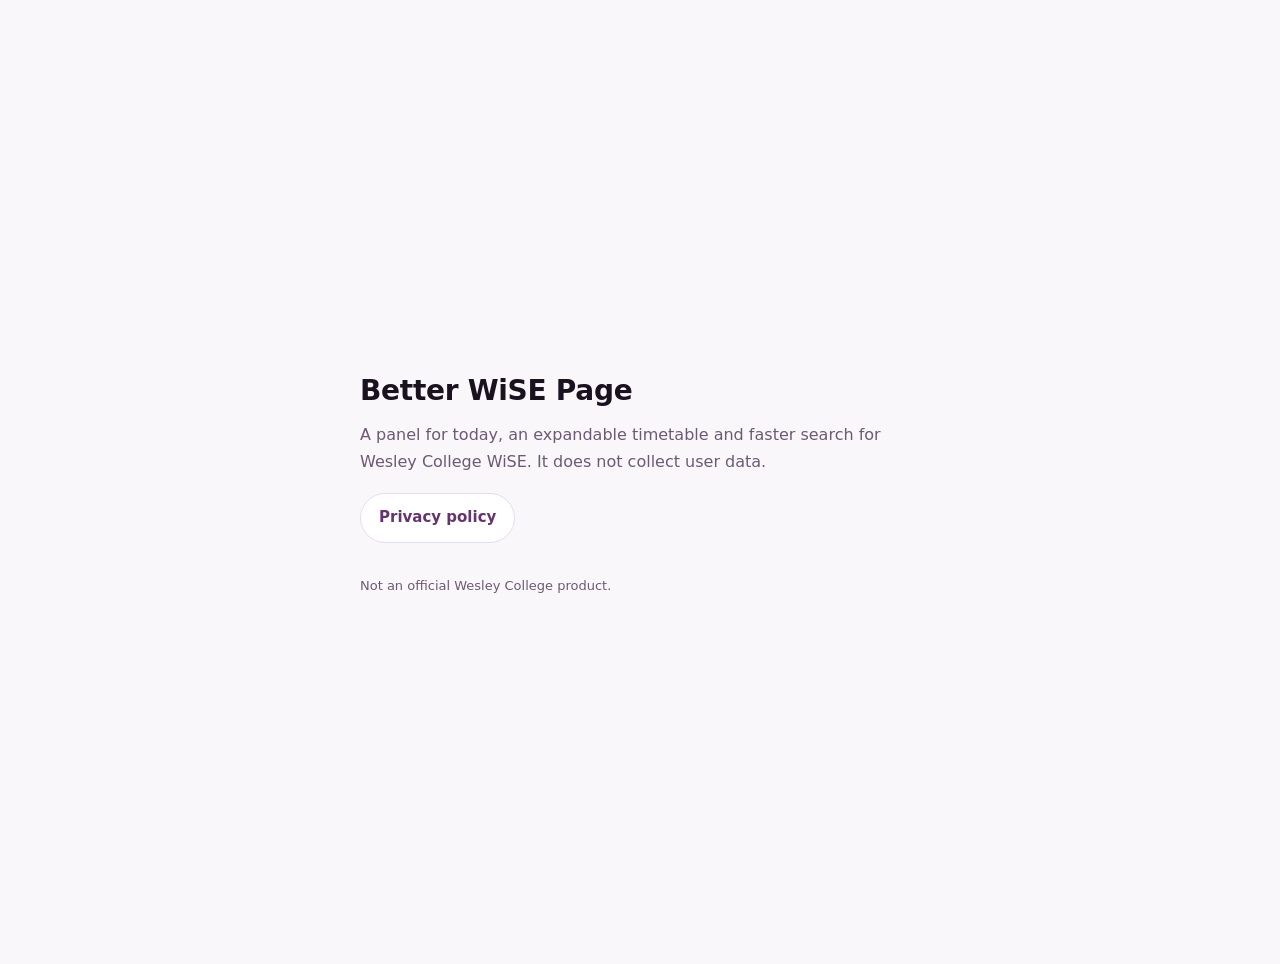
<file: index.html>
<!doctype html>
<html lang="en">
<head>
<meta charset="utf-8" />
<meta name="viewport" content="width=device-width, initial-scale=1" />
<title>Better WiSE Page</title>
<meta name="description" content="Better WiSE Page — a browser extension that improves the WiSE learning platform." />
<style>
  :root{--ink:#1b1220;--muted:#6c5a74;--purple:#64346f;--bg:#faf7fb;--line:#e7dced}
  body{
    margin:0;min-height:100vh;display:grid;place-items:center;background:var(--bg);color:var(--ink);
    font:16px/1.7 ui-sans-serif,system-ui,-apple-system,"Segoe UI",Roboto,sans-serif;padding:32px
  }
  main{max-width:560px;width:100%}
  h1{font-size:28px;margin:0 0 6px;letter-spacing:-.01em}
  p{margin:0 0 18px;color:var(--muted)}
  .links{display:flex;flex-wrap:wrap;gap:12px}
  a.btn{
    display:inline-block;padding:11px 18px;border-radius:999px;text-decoration:none;
    border:1px solid var(--line);background:#fff;color:var(--purple);font-weight:600;font-size:15px
  }
  a.btn:hover{border-color:var(--purple)}
  footer{margin-top:32px;font-size:13px;color:var(--muted)}
  @media (prefers-color-scheme: dark){
    :root{--ink:#f2ecf5;--muted:#a99bb2;--bg:#171019;--line:#3a2c40}
    a.btn{background:#221722;color:#d9b3e6}
  }
</style>
</head>
<body>
<main>
  <h1>Better WiSE Page</h1>
  <p>A panel for today, an expandable timetable and faster search for Wesley College WiSE. It does not collect user data.</p>
  <div class="links">
    <a class="btn" href="./privacy.html">Privacy policy</a>
  </div>
  <footer>Not an official Wesley College product.</footer>
</main>
</body>
</html>
</file>
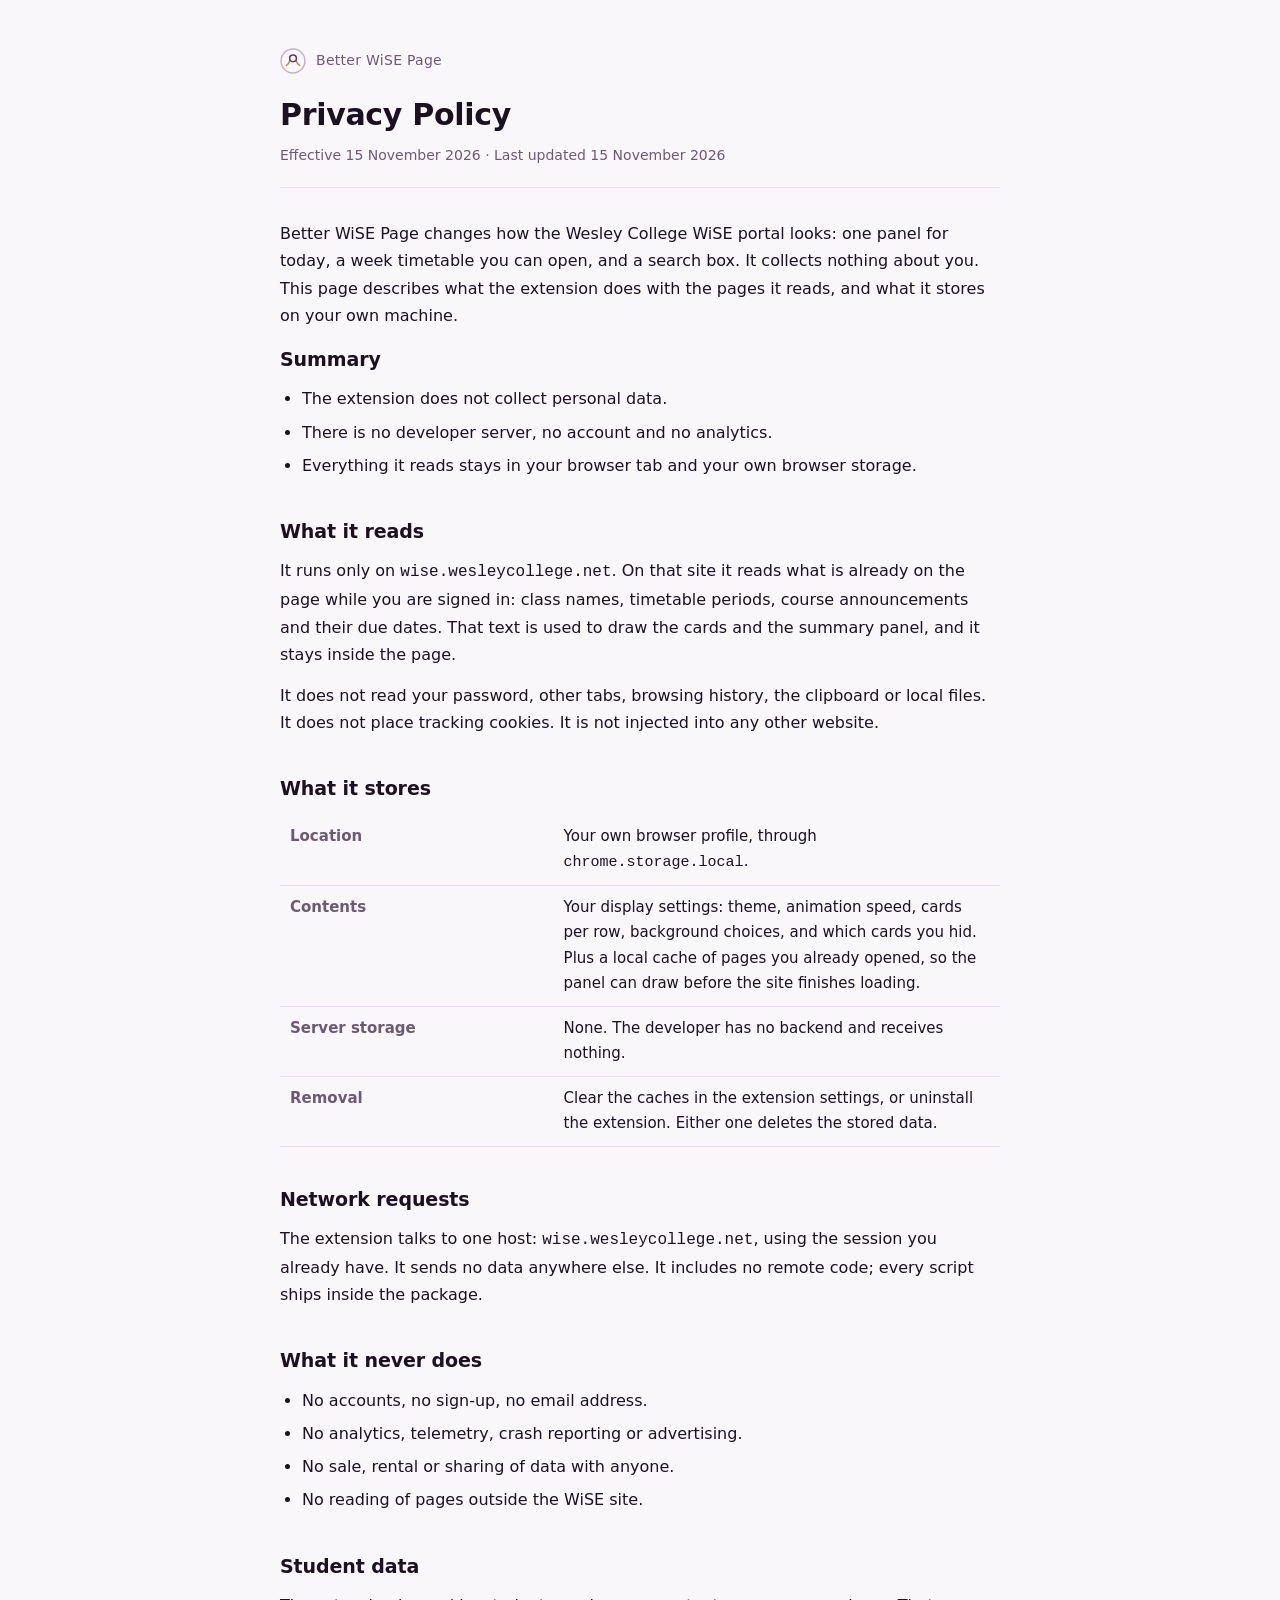
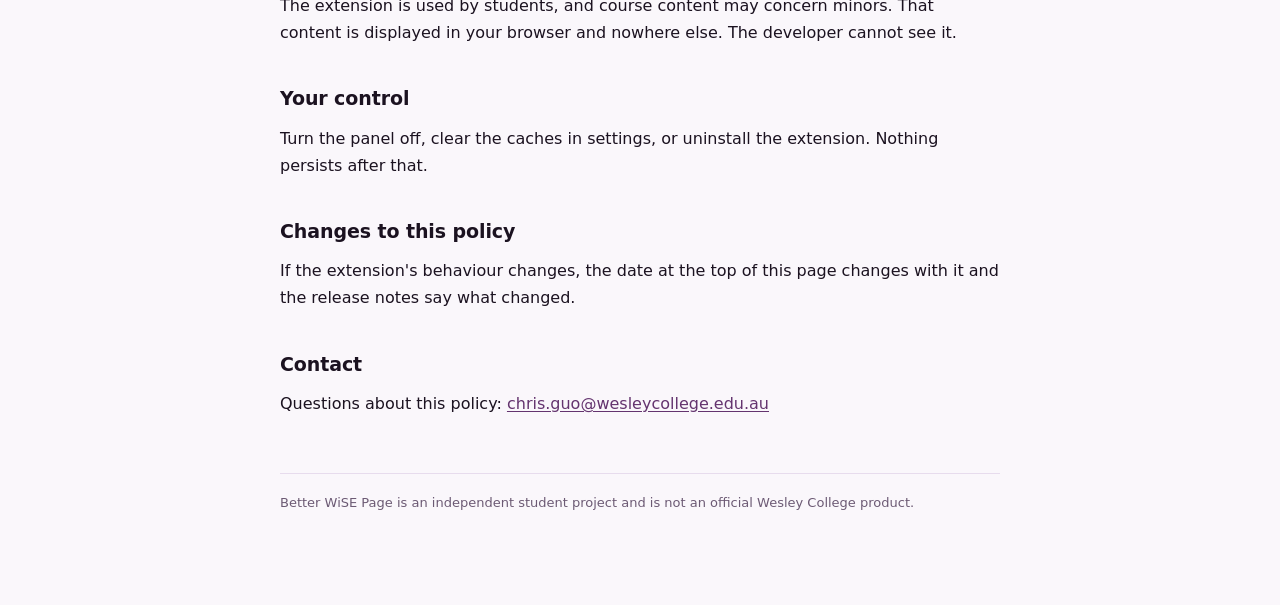
<file: privacy.html>
<!doctype html>
<html lang="en">
<head>
<meta charset="utf-8" />
<meta name="viewport" content="width=device-width, initial-scale=1" />
<title>Better WiSE Page — Privacy Policy</title>
<meta name="description" content="Privacy policy for the Better WiSE Page browser extension." />
<style>
  :root{
    --purple:#64346f; --purple-d:#4a2452; --gold:#b39037;
    --ink:#1b1220; --muted:#6c5a74; --line:#e7dced; --bg:#faf7fb;
  }
  *{box-sizing:border-box}
  html{-webkit-text-size-adjust:100%}
  body{
    margin:0; background:var(--bg); color:var(--ink);
    font:16px/1.7 ui-sans-serif,system-ui,-apple-system,"Segoe UI",Roboto,"Helvetica Neue",Arial,sans-serif;
    padding:48px 20px 96px;
  }
  main{max-width:720px;margin:0 auto}
  header{border-bottom:1px solid var(--line);padding-bottom:20px;margin-bottom:32px}
  .mark{display:flex;align-items:center;gap:10px;margin-bottom:22px}
  .mark svg{width:26px;height:26px;flex:none}
  .mark span{font-size:14px;letter-spacing:.02em;color:var(--muted)}
  h1{font-size:30px;line-height:1.25;margin:0 0 10px;letter-spacing:-.01em}
  .meta{margin:0;font-size:14px;color:var(--muted)}
  h2{font-size:19px;margin:36px 0 10px;letter-spacing:-.005em}
  h2:first-of-type{margin-top:0}
  p{margin:0 0 14px}
  ul{margin:0 0 14px;padding-left:22px}
  li{margin-bottom:6px}
  a{color:var(--purple);text-underline-offset:2px}
  a:hover{color:var(--purple-d)}
  .callout{
    border-left:3px solid var(--gold); background:#fdf9ef;
    padding:14px 18px; margin:0 0 18px; border-radius:0 6px 6px 0;
  }
  .callout p:last-child{margin-bottom:0}
  table{border-collapse:collapse;width:100%;margin:0 0 18px;font-size:15px}
  th,td{text-align:left;padding:9px 10px;border-bottom:1px solid var(--line);vertical-align:top}
  th{color:var(--muted);font-weight:600;width:38%}
  footer{margin-top:56px;padding-top:18px;border-top:1px solid var(--line);font-size:13px;color:var(--muted)}
  @media (prefers-color-scheme: dark){
    :root{--ink:#f2ecf5;--muted:#a99bb2;--line:#3a2c40;--bg:#171019}
    a{color:#d9b3e6}
    .callout{background:#221722;border-left-color:#cda955}
  }
</style>
</head>
<body>
<main>
  <header>
    <div class="mark">
      <svg viewBox="0 0 24 24" fill="none" aria-hidden="true">
        <circle cx="12" cy="12" r="11" stroke="#64346f" stroke-width="1.4" opacity=".35"/>
        <path d="M6 16c1.6-1 2.6-2.6 3.2-4.6M18 16c-1.6-1-2.6-2.6-3.2-4.6" stroke="#b39037" stroke-width="1.4" stroke-linecap="round"/>
        <circle cx="12" cy="9.5" r="3.1" stroke="#64346f" stroke-width="1.4"/>
      </svg>
      <span>Better WiSE Page</span>
    </div>
    <h1>Privacy Policy</h1>
    <p class="meta">Effective 15 November 2026 &middot; Last updated 15 November 2026</p>
  </header>

  <p>Better WiSE Page changes how the Wesley College WiSE portal looks: one panel for today, a week timetable
  you can open, and a search box. It collects nothing about you. This page describes what the extension does
  with the pages it reads, and what it stores on your own machine.</p>

  <h2>Summary</h2>
  <ul>
    <li>The extension does not collect personal data.</li>
    <li>There is no developer server, no account and no analytics.</li>
    <li>Everything it reads stays in your browser tab and your own browser storage.</li>
  </ul>

  <h2>What it reads</h2>
  <p>It runs only on <code>wise.wesleycollege.net</code>. On that site it reads what is already on the page
  while you are signed in: class names, timetable periods, course announcements and their due dates.
  That text is used to draw the cards and the summary panel, and it stays inside the page.</p>
  <p>It does not read your password, other tabs, browsing history, the clipboard or local files. It does not
  place tracking cookies. It is not injected into any other website.</p>

  <h2>What it stores</h2>
  <table>
    <tr><th>Location</th><td>Your own browser profile, through <code>chrome.storage.local</code>.</td></tr>
    <tr><th>Contents</th><td>Your display settings: theme, animation speed, cards per row, background choices,
      and which cards you hid. Plus a local cache of pages you already opened, so the panel can draw before the
      site finishes loading.</td></tr>
    <tr><th>Server storage</th><td>None. The developer has no backend and receives nothing.</td></tr>
    <tr><th>Removal</th><td>Clear the caches in the extension settings, or uninstall the extension. Either one
      deletes the stored data.</td></tr>
  </table>

  <h2>Network requests</h2>
  <p>The extension talks to one host: <code>wise.wesleycollege.net</code>, using the session you already have.
  It sends no data anywhere else. It includes no remote code; every script ships inside the package.</p>

  <h2>What it never does</h2>
  <ul>
    <li>No accounts, no sign-up, no email address.</li>
    <li>No analytics, telemetry, crash reporting or advertising.</li>
    <li>No sale, rental or sharing of data with anyone.</li>
    <li>No reading of pages outside the WiSE site.</li>
  </ul>

  <h2>Student data</h2>
  <p>The extension is used by students, and course content may concern minors. That content is displayed in
  your browser and nowhere else. The developer cannot see it.</p>

  <h2>Your control</h2>
  <p>Turn the panel off, clear the caches in settings, or uninstall the extension. Nothing persists after that.</p>

  <h2>Changes to this policy</h2>
  <p>If the extension's behaviour changes, the date at the top of this page changes with it and the release
  notes say what changed.</p>

  <h2>Contact</h2>
  <p>Questions about this policy: <a href="mailto:chris.guo@wesleycollege.edu.au">chris.guo@wesleycollege.edu.au</a></p>

  <footer>
    Better WiSE Page is an independent student project and is not an official Wesley College product.
  </footer>
</main>
</body>
</html>
</file>
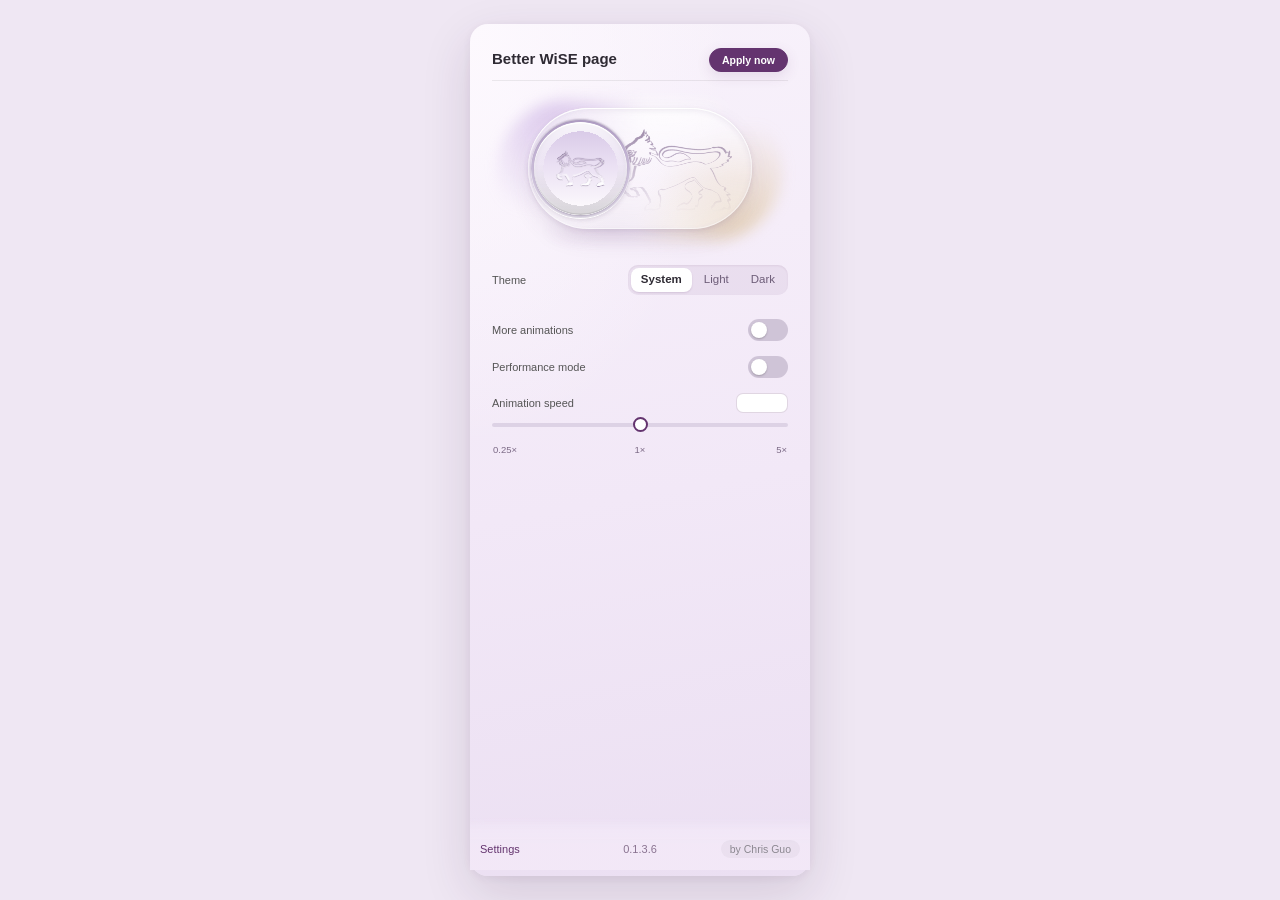
<file: extension/options.html>
<!doctype html>
<html lang="en">
<head>
  <meta charset="utf-8" />
  <meta name="viewport" content="width=device-width, initial-scale=1" />
  <title>Better WiSE page</title>
  <style>
    :root { --accent: #64346f; --accent-2: #693e7d; --soft: #f5eff8; }
    * { box-sizing: border-box; }
    ::-webkit-scrollbar { width: 6px; height: 6px; }
    ::-webkit-scrollbar-track { background: transparent; }
    ::-webkit-scrollbar-thumb { background: linear-gradient(180deg, #c9b3d2, #9d7ba9); border-radius: 999px; }
    ::-webkit-scrollbar-thumb:hover { background: #7a5a8a; }
    /* popup 模式下如果让 html 自己溢出，浏览器会在弹窗右边缘画一条它自己的滚动条 —— 深色系统主题下就是一条黑块，
       而且不受本页 CSS 控制。改成 body 当滚动容器、html 定死高度，页面就不会溢出到浏览器那一层了。 */
    /* 这一页既是 options 页也是工具栏 popup。popup 的高度是浏览器按文档内容算的，
       所以 html/body 千万别锁 height（锁了 popup 会塌成一条、看起来像坏了）。
       color-scheme:light 让 popup 原生滚动条也用浅色，系统深色主题下不再是那条黑边。 */
    html { background: #f5eff8; color-scheme: light; scrollbar-width: thin; scrollbar-color: rgba(100,52,111,.35) transparent; }
    html::-webkit-scrollbar, body::-webkit-scrollbar { width: 9px; height: 9px; }
    html::-webkit-scrollbar-thumb, body::-webkit-scrollbar-thumb { background: rgba(100,52,111,.35); border-radius: 9px; }
    html::-webkit-scrollbar-track, body::-webkit-scrollbar-track { background: transparent; }
    body { width: 300px; max-width: 300px; overflow-x: hidden; overflow-y: auto; margin: 0; border-radius: 12px; display: flex; flex-direction: column; font-family: -apple-system, BlinkMacSystemFont, "Segoe UI", Roboto, "PingFang SC", "Microsoft YaHei", sans-serif; background: radial-gradient(140% 90% at 0% 0%, #fdf9fe 0%, rgba(255,255,255,0) 55%), linear-gradient(170deg, #f8f2fb 0%, #f2e8f7 55%, #ebdff2 100%); color: #2a2430; }
    main { padding: 22px 20px 6px; display: flex; flex-direction: column; gap: 12px; flex: 1 0 auto; }
    h1 { font-size: 15px; margin: 0 0 6px; padding-bottom: 8px; border-bottom: 1px solid rgba(0,0,0,.07); display: flex; align-items: baseline; justify-content: space-between; color: #64346f; }
    h1 .ver { font-size: 10px; color: #8a7391; font-weight: 300; }
    section { max-width: 100%; animation: rise .26s cubic-bezier(0.23,1,0.32,1) both; background: transparent; border: 0; border-radius: 0; padding: 0 0 10px; display: flex; flex-direction: column; gap: 13px; box-shadow: none; }
    .row { display: flex; align-items: center; justify-content: space-between; gap: 8px; font-size: 11px; color: #555; flex-wrap: wrap; min-width: 0; margin: 1px 0; }
    .speednum { width: 52px; text-align: center; padding: 3px 4px; border-radius: 7px; border: 1px solid rgba(100,52,111,.2); font: inherit; font-size: 11px; }
    @keyframes rise { from { opacity: 0; transform: translateY(6px); } to { opacity: 1; transform: none; } }
    select, input[type="text"], input[type="password"] { font: inherit; font-size: 11.5px; padding: 4px 6px; border-radius: 7px; border: 1px solid rgba(100,52,111,.2); background: #fff; color: #333; max-width: 150px; }
    input[type="range"] { width: 100%; accent-color: var(--accent); -webkit-appearance: none; appearance: none; background: transparent; height: 22px; }
    input[type="range"]::-webkit-slider-runnable-track { height: 4px; border-radius: 999px; background: #ddd2e5; }
    input[type="range"]::-webkit-slider-thumb { -webkit-appearance: none; width: 15px; height: 15px; margin-top: -5.5px; border-radius: 50%; border: 2px solid #64346f; background: #fff; box-sizing: border-box; transition: background .15s ease, box-shadow .15s ease; }
    input[type="range"]:hover::-webkit-slider-thumb, input[type="range"]:active::-webkit-slider-thumb { background: #64346f; box-shadow: 0 0 0 4px rgba(100,52,111,.12); }
    input[type="range"]::-moz-range-track { height: 4px; border-radius: 999px; background: #ddd2e5; }
    input[type="range"]::-moz-range-thumb { width: 15px; height: 15px; border-radius: 50%; border: 2px solid #64346f; background: #fff; }
    .row.slider { display: flex; flex-wrap: wrap; align-items: center; row-gap: 4px; }
    .row.slider > span { order: 1; }
    .row.slider input[type="range"] { flex: 0 0 100%; order: 3; width: 100%; margin: 0; height: 16px; }
    .ticks { display: flex; width: 100%; margin: -3px 0 0; padding: 0 1px; font-size: 9.5px; color: #7c6a86; }
    .ticks span { flex: 1 1 0; min-width: 0; }
    .ticks span:nth-child(1) { text-align: left; }
    .ticks span:nth-child(2) { text-align: center; }
    .ticks span:nth-child(3) { text-align: right; }
    .row.slider .speednum, .row.slider .val { order: 2; margin-left: auto; width: 52px !important; max-width: 52px; flex: 0 0 52px; text-align: center; padding: 3px 4px; }
    .row.slider .suffix { order: 2; font-size: 10.5px; color: #8a7391; margin-left: 2px; }
    input[type="color"] { width: 34px; height: 24px; padding: 0; border: 1px solid rgba(100,52,111,.2); border-radius: 6px; background: none; }
    .mail { overflow-wrap: anywhere; word-break: break-word; max-width: 100%; }
    .switch { width: 40px; height: 22px; flex: 0 0 40px; border-radius: 999px; border: 0; background: #cfc4d7; position: relative; display: inline-flex; align-items: center; box-sizing: border-box; cursor: pointer; transition: background .18s ease; padding: 0; }
    .switch .knob { position: absolute; top: 50%; left: 3px; width: 16px; height: 16px; margin-top: -8px; border-radius: 50%; background: #fff; box-shadow: 0 1px 2px rgba(0,0,0,.22); transition: transform .2s cubic-bezier(.4,0,.2,1); }
    .switch.on { background: #64346f; }
    .switch.on .knob { transform: translateX(18px); }
    /* ===== 总开关：摇杆碗（原生 224x121，按 111.6% 缩放后约等于设计稿 250x135） ===== */
    .msw { --w:224px; --h:121px; --ball:93px; --pad:6px; --slotpad:3px;
      --travel:calc(var(--w) - var(--ball) - var(--pad)*2); --lvl:0;
      position:relative; width:var(--w); height:var(--h); padding:0; border:0; background:none; cursor:pointer;
      display:block; margin:6px auto; isolation:isolate; -webkit-tap-highlight-color:transparent; }
    .msw .track { position:absolute; inset:0; border-radius:calc(var(--h)/2); overflow:hidden;
      background:linear-gradient(180deg, rgba(255,255,255,.6), rgba(255,255,255,.24) 58%, rgba(255,255,255,.4));
      box-shadow: inset 0 1px 0 rgba(255,255,255,.95), inset 0 0 0 1px rgba(255,255,255,.5),
        inset 0 2px 6px rgba(110,84,130,.12), 0 2px 5px rgba(90,60,110,.12), 0 10px 22px rgba(90,60,110,.1); }
    .msw .bg-lion { position:absolute; right:20px; top:50%; width:110px; height:83px; margin-top:-41.5px; pointer-events:none; opacity:.9; }
    .msw .bg-lion i { position:absolute; inset:0; translate:0 2px;
      background:linear-gradient(180deg, rgba(84,52,104,.62) 0%, rgba(84,52,104,.26) 58%, rgba(84,52,104,0) 100%);
      -webkit-mask-image:url(icons/lion-mask.png), url(icons/lion-mask.png);
      -webkit-mask-size:100% 100%, 95% 95%; -webkit-mask-position:center, center;
      -webkit-mask-repeat:no-repeat, no-repeat; -webkit-mask-composite:xor;
      mask-image:url(icons/lion-mask.png), url(icons/lion-mask.png);
      mask-size:100% 100%, 95% 95%; mask-position:center, center; mask-repeat:no-repeat, no-repeat; mask-composite:exclude; }
    .msw .fill { position:absolute; inset:0; display:flex; align-items:center; justify-content:center;
      border-radius:inherit; overflow:hidden; transform:translateX(-101%);
      transition:transform .48s cubic-bezier(.23,1,.32,1);
      background:linear-gradient(180deg, #6b3a75, #5a2d65 58%, #64346f);
      box-shadow: inset 0 8px 18px rgba(0,0,0,.5), inset 0 -3px 7px rgba(0,0,0,.3), inset 0 0 0 1px rgba(255,255,255,.1); }
    .msw.on .fill { transform:translateX(0); }
    .msw .shinewrap { position:absolute; inset:0; overflow:hidden; border-radius:inherit; pointer-events:none; z-index:2; }
    .msw .shinewrap i { position:absolute; top:-80px; left:-72px; width:48px; height:320px; opacity:0;
      background:linear-gradient(90deg, rgba(255,246,214,0), rgba(255,246,214,.6), rgba(255,246,214,0));
      -webkit-mask:linear-gradient(180deg, transparent, #000 26%, #000 74%, transparent);
      mask:linear-gradient(180deg, transparent, #000 26%, #000 74%, transparent);
      transform:rotate(30deg); }
    .msw.on .shinewrap i { animation:mswShine 1.5s cubic-bezier(.33,0,.2,1) .45s 1 both; }
    @keyframes mswShine { 0% { opacity:0; transform:rotate(30deg) translateX(0); } 10% { opacity:1; } 88% { opacity:1; } 100% { opacity:0; transform:rotate(30deg) translateX(300px); } }
    .msw .lock { position:relative; z-index:3; display:flex; flex-direction:column; align-items:center; justify-content:center; gap:1px;
      width:118px; margin-right:86px; color:#f7f0e6; }
    .msw .lk-lion { width:57px; height:36px; }
    .msw .lk-wm { font-size:23px; font-weight:300; letter-spacing:.02em; line-height:1; }
    .msw .lk-wm .li { color:#d9b75a; }
    .msw .slot { position:absolute; left:calc(var(--pad) - var(--slotpad)); top:calc((var(--h) - var(--ball))/2 - var(--slotpad));
      width:calc(var(--ball) + var(--slotpad)*2); height:calc(var(--ball) + var(--slotpad)*2); border-radius:50%;
      overflow:hidden; transform:translateX(0); transition:transform .38s cubic-bezier(.34,1.56,.64,1);
      background:linear-gradient(180deg, #c8b6db 0%, #dccfea 52%, #efe8f8 100%);
      box-shadow: inset 0 4px 8px -3px rgba(58,36,80,.42), inset 0 1px 0 rgba(255,255,255,.8), inset 0 -1px 1px rgba(255,255,255,.55),
        0 1px 0 rgba(255,255,255,1), 0 2px 5px rgba(60,38,82,.16), 0 0 0 1px rgba(70,46,92,.07); }
    .msw.on .slot { transform:translateX(var(--travel)); }
    .msw .btn { position:absolute; left:var(--slotpad); top:var(--slotpad); width:var(--ball); height:var(--ball); border-radius:50%;
      overflow:hidden; translate:0 0; transition:translate .24s cubic-bezier(.23,1,.32,1);
      background:linear-gradient(180deg, #d5c5e5 0%, #eae0f3 46%, #fffdfe 100%);
      box-shadow: 0 3px 4px rgba(72,66,80,.22), 0 1px 1px rgba(72,66,80,.14),
        inset 0 -2px 3px rgba(255,255,255,.92), inset 0 3px 4px rgba(74,68,82,.13); }
    .msw .slot:hover .btn { translate:0 2px; }
    .msw .slot:active .btn { translate:0 8px; }
    .msw .slot:active { background:linear-gradient(180deg, #b09ac8 0%, #cbbcdd 48%, #e6ddf2 100%);
      box-shadow: inset 0 6px 12px -4px rgba(46,26,68,.55), inset 0 1.5px 0 rgba(255,255,255,.55), inset 0 -1px 1px rgba(255,255,255,.5),
        0 1px 0 rgba(255,255,255,1), 0 3px 7px rgba(50,30,72,.2), 0 0 0 1px rgba(70,46,92,.1); }
    .msw .btn::before { content:""; position:absolute; inset:0; border-radius:50%; pointer-events:none; z-index:4;
      box-shadow: inset 0 1.5px 0 #fff, inset 0 -1.5px 0 rgba(74,68,82,.14); }
    .msw .btn::after { content:""; position:absolute; inset:0; border-radius:50%; pointer-events:none; z-index:3;
      background:linear-gradient(180deg, rgba(255,255,255,.88) 0%, rgba(255,255,255,.24) 44%, rgba(74,68,82,.1) 76%, rgba(74,68,82,.22) 100%);
      -webkit-mask:radial-gradient(circle at 50% 50%, transparent 0 37.2px, #000 37.2px);
      mask:radial-gradient(circle at 50% 50%, transparent 0 37.2px, #000 37.2px); }
    .msw .groove { position:absolute; left:50%; top:50%; width:50px; height:37.5px; margin:-18.75px 0 0 -25px; z-index:2; overflow:hidden;
      -webkit-mask:url(icons/lion-mask.png) center/contain no-repeat; mask:url(icons/lion-mask.png) center/contain no-repeat; }
    .msw .groove i { position:absolute; inset:0; --ring-in:86%;
      -webkit-mask-image:url(icons/lion-mask.png), url(icons/lion-mask.png);
      -webkit-mask-size:100% 100%, var(--ring-in) var(--ring-in); -webkit-mask-position:center, center;
      -webkit-mask-repeat:no-repeat, no-repeat; -webkit-mask-composite:xor;
      mask-image:url(icons/lion-mask.png), url(icons/lion-mask.png);
      mask-size:100% 100%, var(--ring-in) var(--ring-in); mask-position:center, center; mask-repeat:no-repeat, no-repeat; mask-composite:exclude; }
    .msw .groove .o-d { --ring-in:93%; background:rgba(68,42,92,.62); }
    .msw .groove .c-d { background:linear-gradient(180deg, rgba(86,56,108,.62), rgba(86,56,108,0) 70%); translate:0 1px; }
    .msw .groove .c-l { background:linear-gradient(0deg, rgba(255,255,255,.98), rgba(255,255,255,0) 70%); translate:0 -1px; }
    .msw .groove .o-l { --ring-in:93%; background:rgba(255,255,255,.62); translate:0 1px; }
    .msw .water { position:absolute; left:-40%; right:-40%; bottom:0; height:calc(var(--lvl) * 100%); background:#64346f; }
    .msw .water .wave { position:absolute; left:0; right:0; bottom:100%; width:100%; height:13px; display:block; fill:#64346f;
      opacity:clamp(0, calc(var(--lvl) * 7), 1); animation:mswWave var(--wave-t, 2.2s) linear infinite; }
    .msw .water .wave.w2 { height:16px; fill:#7a4a86; animation-duration:3.4s; animation-direction:reverse; opacity:clamp(0, calc(var(--lvl) * 4), .5); }
    .msw .water .body { position:absolute; inset:0; background:#64346f; }
    @keyframes mswWave { from { transform:translateX(0); } to { transform:translateX(-50%); } }
    @media (prefers-reduced-motion: reduce) {
      .msw .btn, .msw .slot, .msw .fill { transition-duration:.15s !important; }
      .msw .water .wave, .msw.on .shinewrap i { animation:none !important; }
    }
    .row.master { position: relative; padding: 8px 14px 12px; isolation: isolate; }
    .row.master::before { content: ""; position: absolute; inset: 0 6px; border-radius: 76px; z-index: 0; pointer-events: none;
      background:
        radial-gradient(52% 130% at 16% -10%, rgba(196,166,224,.62), rgba(196,166,224,0) 70%),
        radial-gradient(56% 130% at 88% 110%, rgba(214,183,120,.55), rgba(214,183,120,0) 72%),
        radial-gradient(44% 100% at 58% -30%, rgba(255,255,255,.95), rgba(255,255,255,0) 70%),
        radial-gradient(40% 90% at 40% 120%, rgba(122,74,134,.18), rgba(122,74,134,0) 70%);
      filter: blur(7px); }
    .row.master .msw { position: relative; z-index: 1; margin: 0 auto; }
    [hidden] { display: none !important; }
    .keywrap { position: relative; display: flex; align-items: center; flex: 1; }
    .keywrap input { flex: 1; padding-right: 26px; }
    .keywrap .keyeye { position: absolute; right: 6px; border: 0; background: none; color: #c3b3cc; cursor: pointer; padding: 0; display: inline-flex; }
    .hint { font-size: 10px; color: #7c6a86; margin: -2px 0 0; }
    .tsize summary { cursor: pointer; font-size: 10.5px; color: #64346f; list-style: none; padding: 2px 0; font-weight: 400 !important; }
    .tsize summary::-webkit-details-marker { display: none; }
    
    .tsize-body { padding-right: 10px; box-sizing: border-box; }
    details.tsize[open] .tsize-body { max-height: 320px; opacity: 1; }
    details.tsize[open] .tsize-body { animation: wtGrow .25s ease both; }
    .wt-keycap { min-width: 84px; padding: 4px 10px; border-radius: 8px; border: 1px solid rgba(100,52,111,.22);
      background: rgba(255,255,255,.7); font: inherit; font-size: 11.5px; font-weight: 700; color: #64346f; cursor: pointer; }
    .wt-keycap.rec { border-color: #64346f; box-shadow: 0 0 0 3px rgba(100,52,111,.14); }
    .wt-keycap.empty { color: #9b96a4; font-weight: 500; }
    .wt-keyclear { border: 0; background: none; color: #9b96a4; font-size: 13px; cursor: pointer; padding: 0 4px; }
    .wt-keyclear:hover { color: #64346f; }
    html[data-wt-theme="dark"] .wt-keycap { background: rgba(255,255,255,.06); border-color: rgba(255,255,255,.16); color: #d9d5e0; }
    html[data-wt-theme="dark"] .wt-keycap.empty { color: #6f6a78; }
    html[data-wt-theme="dark"] .wt-keyclear { color: #6f6a78; }
    html[data-wt-theme="dark"] .wt-keyclear:hover { color: #e7e5ea; }
    .subhead { font-size: 10.5px; letter-spacing: .08em; text-transform: uppercase; color: #8b8794; margin: 14px 0 6px; font-weight: 700; }
    html[data-wt-theme="dark"] .subhead { color: #9b96a4; }
    .diaglog { max-height: 118px; overflow: auto; margin: 4px 0 6px; padding: 8px 10px; border-radius: 8px;
      background: rgba(100,52,111,.06); font: 11px/1.5 ui-monospace, SFMono-Regular, Menlo, monospace; white-space: pre-wrap; word-break: break-word; color: #4a2b55; }
    html[data-wt-theme="dark"] .diaglog { background: rgba(255,255,255,.05); color: #cfc9d6; }
    .val-out { font-size: 11.5px; font-weight: 700; color: #64346f; }
    html[data-wt-theme="dark"] .val-out { color: #cfc4d8; }
    #sheet details.sect { border-top: 1px solid rgba(0,0,0,.07); margin-top: 8px; padding-top: 8px; }
    #sheet details.sect summary { cursor: pointer; font-size: 12px; font-weight: 700; color: #64346f; list-style: none; padding: 2px 0 6px; }
    #sheet details.sect summary::-webkit-details-marker { display: none; }
    .wt-chev{display:inline-flex;align-items:center;justify-content:center;color:#64346f;margin-left:5px;transition:transform .22s cubic-bezier(.4,0,.2,1);vertical-align:-2px;}
    .wt-chev svg{width:13px;height:13px;}
    details[open] > summary .wt-chev{transform:rotate(90deg);}
    #sheet details.sect[open] > *:not(summary) { animation: wtGrow .25s ease both; }
    @keyframes wtGrow { from { opacity: 0; transform: translateY(-4px); } to { opacity: 1; transform: none; } }
    .tsize-toggle { align-self: flex-start; border: 0; background: none; color: #64346f; font: inherit; font-size: 10.5px; cursor: pointer; padding: 0; }
    .tsize-toggle::after { content: " ▾"; }
    .tsize-body { margin-left: 12px; padding-left: 10px; border-left: 2px solid #e7dcee; display: flex; flex-direction: column; gap: 6px; max-height: 0; overflow: hidden; opacity: 0; transition: max-height .3s cubic-bezier(.4,0,.2,1), opacity .25s ease; }
    .tsize-body.open { max-height: 320px; opacity: 1; }
    .reset { align-self: flex-start; border: 1px solid rgba(100,52,111,.25); background: none; color: var(--accent); border-radius: 999px; padding: 3px 10px; font: inherit; font-size: 10.5px; cursor: pointer; }
    .reset:hover { background: var(--accent-2); color: #fff; }
    button:disabled, .apply:disabled, .reset:disabled { opacity: .42; cursor: not-allowed; pointer-events: none; filter: grayscale(.35); }
    body { overflow-y: auto !important; }
    body { padding-bottom: 6px; }
    footer { position: sticky; bottom: 0; z-index: 2; background: linear-gradient(180deg,rgba(242,232,247,0) 0%,rgba(242,232,247,.86) 26%,rgba(242,232,247,.97) 52%,rgba(242,232,247,.97) 100%); backdrop-filter: blur(6px); -webkit-backdrop-filter: blur(6px); display: flex; align-items: center; justify-content: space-between; margin-top: auto; padding: 22px 10px 12px; font-size: 11px; color: #8a7391; }
    footer .gear { border: 0; background: none; cursor: pointer; color: #64346f; padding: 0; display: inline-flex; align-items: center; gap: 5px; font: inherit; font-size: 11px; border-radius: 6px; }
    footer .gear svg { width: 13px; height: 13px; }
    footer .gear:hover { color: var(--accent-2); }
    footer .center { position: absolute; left: 0; right: 0; text-align: center; pointer-events: none; }
    footer .right { text-align: right; margin-left: auto; }
    .sheet { position: fixed; inset: 0; z-index: 100; display: flex; align-items: flex-end; justify-content: center; background: rgba(20,10,25,0); pointer-events: none; transition: background .2s ease; }
    .sheet.open { background: rgba(20,10,25,.28); pointer-events: auto; }
    .sheet-card { width: 100%; max-height: 82vh; overflow: auto; background: #fff; border-radius: 16px 16px 0 0; padding: 14px; transform: translateY(100%); transition: transform .26s cubic-bezier(.2,.8,.3,1); display: flex; flex-direction: column; gap: 8px; }
    .sheet.open .sheet-card { transform: none; }
    .grabber { width: 46px; height: 14px; margin: -4px auto 10px; position: relative; }
    .grabber::before, .grabber::after { content: ""; position: absolute; left: 0; right: 0; height: 3px; border-radius: 3px; background: rgba(0,0,0,.30); }
    .grabber::before { top: 2px; }
    .grabber::after { top: 7px; }
    .sheet-head { display: flex; align-items: center; justify-content: space-between; font-size: 12px; font-weight: 700; }
    .sheet-head.group { border-top: 1px solid rgba(0,0,0,.07); margin-top: 10px; padding-top: 10px; }
    .sheet-x { border: 0; background: none; cursor: pointer; color: #8a7391; font-size: 16px; padding: 0 4px; }
    .apply { border: 1px solid rgba(255,255,255,.75); border-radius: 999px; background: rgba(255,255,255,.62); backdrop-filter: blur(14px) saturate(1.15); -webkit-backdrop-filter: blur(14px) saturate(1.15); color: #64346f; font: inherit; font-size: 10.5px; font-weight: 700; padding: 5px 12px; cursor: pointer; box-shadow: 0 4px 14px rgba(100,52,111,.12); transition: background .16s ease, transform .12s ease, box-shadow .16s ease; }
    .apply:hover { background: rgba(255,255,255,.85); box-shadow: 0 6px 18px rgba(100,52,111,.16); }
    .apply:active { transform: scale(.96); }
    main section, #sheet .sheet-card > * { transition: opacity .5s ease, filter .5s ease; }
    body.disabled main section:not(:first-of-type) { opacity: .35 !important; filter: grayscale(.55); pointer-events: none; }
    body.disabled #sheet .sheet-card > *:not(.sheet-head) { opacity: .35 !important; filter: grayscale(.55); pointer-events: none; }
    .sheet .row { font-size: 11px; }

    .sheet-head.group { gap: 2px; }

    .mail { color: var(--accent); text-decoration: none; }
    .mail:hover { text-decoration: underline; }
    footer .feedback { border: 0; background: rgba(0,0,0,.035); color: #8b8790; border-radius: 999px; padding: 3px 9px; font: inherit; font-size: 10.5px; cursor: pointer; position: relative; }
    footer .feedback:hover { background: rgba(0,0,0,.07); color: #2a2a2e; }
    footer .feedback::after { content: attr(data-tip); position: absolute; right: 0; bottom: calc(100% + 6px); background: #2a2a2e; color: #fff; font-size: 10px; padding: 3px 7px; border-radius: 6px; white-space: nowrap; opacity: 0; pointer-events: none; transform: translateY(2px); transition: opacity .15s ease, transform .15s ease; }
    footer .feedback:hover::after { opacity: 1; transform: none; }
    .sheet input { max-width: none; flex: 1; }
    #status { font-size: 10px; color: #8a7391; min-height: 0; }
    footer .center { font-weight: 300; }
    footer .center.flash { animation: footFlash .28s cubic-bezier(0.23,1,0.32,1) both; color: #693e7d; font-weight: 300; }
    @keyframes footFlash { from { opacity: 0; transform: translateY(4px) scale(.96); } to { opacity: 1; transform: none; } }

    /* ===== v0.0.101 motion pass: section stagger, press feedback, reduced motion ===== */
    main > section:nth-of-type(2) { animation-delay: .04s; }
    main > section:nth-of-type(3) { animation-delay: .08s; }
    main > section:nth-of-type(4) { animation-delay: .12s; }
    .switch:active .knob { transform: scale(.9); }
    /* "Smoother animations" 是 More animations 的子项：缩进 + 关掉父项时置灰 */
    .row.sub { padding-left: 18px; position: relative; }
    .row.sub::before { content: ""; position: absolute; left: 7px; top: 50%; width: 5px; height: 5px; margin-top: -2.5px; border-radius: 50%; background: currentColor; opacity: .28; }
    .row.sub.disabled { opacity: .42; }
    .row.sub.disabled .switch { pointer-events: none; }
    .switch.on:active .knob { transform: translateX(18px) scale(.9); }
    input[type="range"]::-webkit-slider-thumb { transition: background .15s ease, box-shadow .15s ease, transform .12s ease; }
    input[type="range"]:active::-webkit-slider-thumb { transform: scale(1.12); }
    .reset, footer .gear, footer .feedback, .sheet-x, .keyeye { transition: transform .12s ease, background .15s ease, color .15s ease; }
    .reset:active, footer .gear:active, footer .feedback:active, .sheet-x:active, .keyeye:active { transform: scale(.94); }
    @media (prefers-reduced-motion: reduce) {
      main section { animation: riseFade .2s ease both !important; animation-delay: 0s !important; }
      .sheet-card { transform: none; }
      .tsize-body { transition: max-height .2s, opacity .2s; }
      #sheet details.sect[open] > * { animation: riseFade .2s ease both; }
      .switch:active .knob, .reset:active, footer .gear:active, footer .feedback:active, .sheet-x:active, .keyeye:active, input[type="range"]:active::-webkit-slider-thumb { transform: none; }
      .switch.on:active .knob { transform: translateX(18px); }
    }
    @keyframes riseFade { from { opacity: 0; } to { opacity: 1; } }
    /* Theme 分段控件（首页） */
    .theme-row{align-items:center}
    .seg{display:inline-flex;padding:3px;gap:2px;border-radius:10px;background:rgba(100,52,111,.07);box-shadow:inset 0 1px 2px rgba(74,36,82,.08)}
    .seg button{appearance:none;border:0;background:transparent;color:#6d5d78;font:inherit;font-size:11.5px;line-height:1;padding:6px 10px;border-radius:8px;cursor:pointer;transition:background .18s ease,color .18s ease,box-shadow .18s ease}
    .seg button:hover{color:#4a2452}
    .seg button[aria-checked="true"]{background:#fff;color:#4a2452;font-weight:600;box-shadow:0 1px 2px rgba(74,36,82,.14)}
    .seg button:focus-visible{outline:2px solid #64346f;outline-offset:2px}
    /* 深色下未选中的分段按钮被画成白块：静态 HTML 里 System 默认 aria-checked="true"，
       JS 切换主题后属性改了、过渡却被冻结在白色上。这里把底色调死，别再漏白。 */
    .seg button { background: transparent !important; }
    .seg button[aria-checked="true"] { background: #fff !important; }
    html[data-wt-theme="dark"] .seg button { background: transparent !important; }
    html[data-wt-theme="dark"] .seg button[aria-checked="true"] { background: #3a3742 !important; }


    /* ===== dark (follows the Theme setting) ===== */
    html[data-wt-theme="dark"] { background: #151517; }
    html[data-wt-theme="dark"] body { background: linear-gradient(170deg,#1b1b1e 0%,#171719 60%,#141416 100%); color: #e7e5ea; }
    html[data-wt-theme="dark"] h1 { color: #e7e5ea; border-bottom-color: rgba(255,255,255,.09); }
    html[data-wt-theme="dark"] h1 .ver { color: #827e89; }
    html[data-wt-theme="dark"] .row { color: #b9b4c0; }
    html[data-wt-theme="dark"] .hint, html[data-wt-theme="dark"] .ticks, html[data-wt-theme="dark"] .ticks span, html[data-wt-theme="dark"] .row.slider .suffix { color: #827e89; }
    html[data-wt-theme="dark"] select, html[data-wt-theme="dark"] input[type="text"], html[data-wt-theme="dark"] input[type="password"], html[data-wt-theme="dark"] input[type="number"], html[data-wt-theme="dark"] .speednum, html[data-wt-theme="dark"] .val { background: #232326; color: #e7e5ea; border-color: rgba(255,255,255,.14); }
    html[data-wt-theme="dark"] input[type="range"]::-webkit-slider-runnable-track { background: #34343a; }
    html[data-wt-theme="dark"] input[type="range"]::-webkit-slider-thumb { border-color: #d9d5e0; background: #1b1b1e; }
    html[data-wt-theme="dark"] input[type="range"]:hover::-webkit-slider-thumb, html[data-wt-theme="dark"] input[type="range"]:active::-webkit-slider-thumb { background: #d9d5e0; box-shadow: 0 0 0 4px rgba(255,255,255,.18); }
    html[data-wt-theme="dark"] button.reset, html[data-wt-theme="dark"] .install, html[data-wt-theme="dark"] #applyNow { background: #26262a; color: #e7e5ea; border-color: rgba(255,255,255,.12); }
    /* 暗色下的开关：不再用紫色，开态=浅灰轨道 + 白钮 */
    html[data-wt-theme="dark"] .switch { background: #3a3a42; }
    html[data-wt-theme="dark"] .switch .knob { background: #b9b5c2; box-shadow: 0 1px 2px rgba(0,0,0,.5); }
    html[data-wt-theme="dark"] .switch.on { background: #8b8b96; }
    html[data-wt-theme="dark"] .switch.on .knob { background: #fff; }
    html[data-wt-theme="dark"] .seg button[aria-checked="true"] { background: #34343a; color: #fff; }

    html[data-wt-theme="dark"] button.reset:hover, html[data-wt-theme="dark"] #applyNow:hover { background: #2f2f35; }
    html[data-wt-theme="dark"] .sheet-body, html[data-wt-theme="dark"] .sheet .inner { background: #1b1b1e; color: #e7e5ea; }
    html[data-wt-theme="dark"] .sheet-head, html[data-wt-theme="dark"] .sheet-head.group { color: #827e89; border-color: rgba(255,255,255,.08); }
    /* 底部抽屉（Detailed settings / Feedback）：之前只写了亮色底，暗色下整片纯白 */
    html[data-wt-theme="dark"] .sheet-card { background: #1b1b1e; color: #e7e5ea; box-shadow: 0 -10px 32px rgba(0,0,0,.55); }
    html[data-wt-theme="dark"] .grabber::before, html[data-wt-theme="dark"] .grabber::after { background: rgba(255,255,255,.26); }
    html[data-wt-theme="dark"] .sheet-x { color: #9b96a4; }
    html[data-wt-theme="dark"] .sheet-x:hover { color: #e7e5ea; }
    html[data-wt-theme="dark"] .sheet .row, html[data-wt-theme="dark"] .sheet-card .row { color: #b9b4c0; border-color: rgba(255,255,255,.07); }
    /* 抽屉里的小节标题原来是 Wesley 紫，暗色下几乎看不见 */
    html[data-wt-theme="dark"] #sheet details.sect { border-top-color: rgba(255,255,255,.08); }
    html[data-wt-theme="dark"] #sheet details.sect summary, html[data-wt-theme="dark"] .tsize summary { color: #cfc4d8; }
    html[data-wt-theme="dark"] .circle-help { border-color: rgba(255,255,255,.22); background: rgba(255,255,255,.06); color: #cfc9d8; }
    html[data-wt-theme="dark"] .circle-help:hover { background: #e7e5ea; color: #1b1b1e; }
    html[data-wt-theme="dark"] .apply { background: rgba(255,255,255,.09); border-color: rgba(255,255,255,.16); color: #e7e5ea; box-shadow: 0 4px 14px rgba(0,0,0,.35); }
    html[data-wt-theme="dark"] .apply:hover { background: rgba(255,255,255,.16); }
    html[data-wt-theme="dark"] .seg { background: rgba(255,255,255,.06); box-shadow: inset 0 1px 2px rgba(0,0,0,.5); }
    html[data-wt-theme="dark"] .seg button { color: #b9b4c0; }
    html[data-wt-theme="dark"] .seg button[aria-checked="true"] { background: #34343a; color: #f2ecf7; }
    html[data-wt-theme="dark"] .switch { background: rgba(255,255,255,.10); border-color: rgba(255,255,255,.12); }
    html[data-wt-theme="dark"] .switch .knob { background: #c9c5d2; }
    html[data-wt-theme="dark"] .switch.on .knob { background: #fff; }
    html[data-wt-theme="dark"] .switch.on { background: #7d5a92; border-color: #7d5a92; }
    html[data-wt-theme="dark"] footer, html[data-wt-theme="dark"] .foot { background: linear-gradient(180deg,rgba(21,21,23,0) 0%,rgba(21,21,23,.88) 26%,rgba(21,21,23,.98) 52%,rgba(21,21,23,.98) 100%); color: #827e89; border-color: rgba(255,255,255,.08); }
    html[data-wt-theme="dark"] footer a, html[data-wt-theme="dark"] .foot a { color: #b9a3c9; }
    /* footer 左下角那个齿轮按钮是 <button> 不是 <a>，上面那条管不到它，
       紫色 #64346f 压在暗底上只有 1.8:1，等于看不见。 */
    html[data-wt-theme="dark"] footer .gear { color: #cfc4d8; }
    html[data-wt-theme="dark"] footer .gear:hover { color: #fff; }
    html[data-wt-theme="dark"] footer .center, html[data-wt-theme="dark"] footer .right { color: #9b96a4; }
    html[data-wt-theme="dark"] .row.master::before { display: none; }
    /* 暗色主开关：轻阴影、浮雕看得见、球上没有白环 */
    html[data-wt-theme="dark"] .msw .track {
      background: linear-gradient(180deg,#27272c 0%,#1d1d21 58%,#232327 100%) !important;
      box-shadow: inset 0 0 0 1px rgba(255,255,255,.075), inset 0 1px 0 rgba(255,255,255,.13),
        inset 0 -16px 26px -20px rgba(255,255,255,.12), 0 2px 9px rgba(0,0,0,.32) !important; }
    html[data-wt-theme="dark"] .msw .bg-lion { opacity: .95; filter: drop-shadow(0 1px 0 rgba(0,0,0,.55)); }
    html[data-wt-theme="dark"] .msw .bg-lion i {
      background: linear-gradient(180deg, rgba(238,224,252,.72) 0%, rgba(226,206,244,.34) 55%, rgba(214,190,235,.06) 100%) !important; }
    html[data-wt-theme="dark"] .msw .slot {
      background: #141416 !important;
      box-shadow: inset 0 1px 3px rgba(0,0,0,.55), 0 0 0 1px rgba(255,255,255,.05) !important; }
    /* 结构和亮色完全一样，只是数值按暗色换算：
       .slot 内阴影 = 上暗下亮，.btn 内阴影 = 上暗下亮，.btn 外阴影 = 上亮下暗 */
    html[data-wt-theme="dark"] .msw .slot {
      background: linear-gradient(180deg, #131315 0%, #191919 52%, #202024 100%) !important;
      box-shadow:
        inset 0 4px 8px -3px rgba(0,0,0,.62),
        inset 0 1px 0 rgba(255,255,255,.10),
        inset 0 -1px 1px rgba(255,255,255,.09),
        0 1px 0 rgba(255,255,255,.06),
        0 2px 5px rgba(0,0,0,.52),
        0 0 0 1px rgba(255,255,255,.05) !important; }
    html[data-wt-theme="dark"] .msw .btn {
      /* 只有一条线性渐变 + 外投影，面上不叠高光层 */
      background: linear-gradient(180deg, #1b1b1f 0%, #29292f 62%, #3b3b44 100%) !important;
      box-shadow: 0 4px 8px rgba(0,0,0,.62), 0 1px 2px rgba(0,0,0,.5) !important; }
    html[data-wt-theme="dark"] .msw .btn::before {
      box-shadow: inset 0 1.5px 0 rgba(255,255,255,.24), inset 0 -1.5px 0 rgba(0,0,0,.55) !important; }
    html[data-wt-theme="dark"] .msw .btn::after {
      background: linear-gradient(180deg, rgba(255,255,255,.30) 0%, rgba(255,255,255,.05) 40%,
        rgba(0,0,0,.55) 82%, rgba(0,0,0,.75) 100%) !important; }
    html[data-wt-theme="dark"] .msw .groove { opacity: .95; }
    html[data-wt-theme="dark"] .msw .groove .c-d { background: linear-gradient(180deg, rgba(0,0,0,.7), rgba(0,0,0,0) 70%) !important; }
    html[data-wt-theme="dark"] .msw .groove .c-l { background: linear-gradient(0deg, rgba(255,255,255,.5), rgba(255,255,255,0) 70%) !important; }
    html[data-wt-theme="dark"] .msw .groove .o-d { background: rgba(0,0,0,.5) !important; }
    html[data-wt-theme="dark"] .msw .groove .o-l { background: rgba(255,255,255,.34) !important; }

    /* neutral accents: no purple text or controls */
    h1 { color: #2f2b34 !important; }
    #applyNow { background: #64346f !important; color: #fff !important; border-color: #64346f !important; }
    #applyNow:hover { background: #693e7d !important; }
    a, .foot a, #settingsLink { color: #57505f !important; }
    .switch.on { background: #64346f !important; }
    .seg button[aria-checked="true"] { color: #2f2b34; }
    input[type="range"]::-webkit-slider-thumb { border-color: #64346f !important; }
    .row .val { color: #57505f !important; }
    html[data-wt-theme="dark"] h1 { color: #e7e5ea !important; }
    html[data-wt-theme="dark"] #applyNow { background: #2f2a38 !important; color: #e7e5ea !important; border-color: #413a4a !important; }
    html[data-wt-theme="dark"] #applyNow:hover { background: #3a3444 !important; }
    html[data-wt-theme="dark"] a, html[data-wt-theme="dark"] .foot a, html[data-wt-theme="dark"] #settingsLink { color: #d9d5e0 !important; }
    html[data-wt-theme="dark"] .switch.on { background: #8b8b96 !important; }
    html[data-wt-theme="dark"] .seg button[aria-checked="true"] { background: #3a3742; color: #f0eef4; }
    html[data-wt-theme="dark"] input[type="range"]::-webkit-slider-thumb { border-color: #e7e5ea !important; }
    html[data-wt-theme="dark"] .row .val { color: #d9d5e0 !important; }

    /* 宽屏（标签页里打开时）：还是原来那套竖版，只是居中摆在一张卡片里 */
    @media (min-width: 520px) {
      html { background: #efe7f3; }
      body { width: 340px; max-width: 340px; margin: 24px auto; border-radius: 18px; min-height: calc(100vh - 48px);
        box-shadow: 0 18px 50px rgba(60,30,70,.14), 0 2px 8px rgba(60,30,70,.06); }
      main { padding: 24px 22px 6px; }
    }
  </style>
</head>
<body>
  <main>
    <h1>Better WiSE page <button id="applyNow" class="apply">Apply now</button></h1>
    <section>
      <div class="row master"><button id="inject" class="msw" type="button" role="switch" aria-checked="true" aria-label="Enabled">
        <span class="track">
          <span class="bg-lion"><i></i></span>
          <span class="fill">
            <span class="shinewrap"><i></i></span>
            <span class="lock">
              <svg class="lk-lion" viewBox="0 0 120 74" aria-hidden="true"><rect width="120" height="74" fill="currentColor" mask="url(#wtLionMask)"/></svg>
              <span class="lk-wm">W<span class="li">i</span>SE</span>
            </span>
          </span>
        </span>
        <span class="slot"><span class="btn">
          <span class="groove">
            <i class="o-d"></i><i class="c-d"></i><i class="c-l"></i><i class="o-l"></i>
            <span class="water"><svg class="wave" viewBox="0 0 600 30" preserveAspectRatio="none" aria-hidden="true"><path d="M0 15 C50 2 100 2 150 15 S250 28 300 15 S400 2 450 15 S550 28 600 15 V30 H0 Z"/></svg><svg class="wave w2" viewBox="0 0 600 30" preserveAspectRatio="none" aria-hidden="true"><path d="M0 15 C50 4 100 4 150 15 S250 26 300 15 S400 4 450 15 S550 26 600 15 V30 H0 Z"/></svg><i class="body"></i></span>
          </span>
        </span></span>
      </button></div>
      <svg width="0" height="0" style="position:absolute" aria-hidden="true"><defs>
        <mask id="wtLionMask" maskUnits="userSpaceOnUse" x="0" y="0" width="120" height="74">
          <image href="icons/lion-mask.png" x="0" y="0" width="120" height="74" preserveAspectRatio="xMidYMid meet"/>
        </mask>
      </defs></svg>
    </section>


    <section class="theme-sec">
      <div class="row theme-row"><span>Theme</span>
        <div class="seg" id="themeSeg" role="radiogroup" aria-label="Theme">
          <button type="button" role="radio" aria-checked="true" data-theme="system">System</button>
          <button type="button" role="radio" aria-checked="false" data-theme="light">Light</button>
          <button type="button" role="radio" aria-checked="false" data-theme="dark">Dark</button>
        </div>
      </div>
    </section>

    <section>
      <div class="row"><span title="Extra motion: staggered card entry, hover lift, modal and next-day transitions. Basic fades always stay on.">More animations</span><button id="animations" class="switch" type="button" role="switch"><span class="knob"></span></button></div>
      <div class="row"><span title="Limits repaint to each card and skips the heaviest compositing work. Transitions stay on.">Performance mode</span><button id="perfMode" class="switch" type="button" role="switch"><span class="knob"></span></button></div>
      <div class="row slider"><span>Animation speed</span><input id="animSpeedVal" type="number" min="0.25" max="5" step="0.25" class="speednum" /><input id="animSpeed" type="range" min="0" max="100" step="1" /></div>
      <div class="ticks"><span>0.25×</span><span>1×</span><span>5×</span></div>
    </section>
    <span id="status"></span>
  </main>

  <footer>
    <button id="gear" class="gear" title="Settings">Settings</button>
    <span class="center" id="footVer">0.1.3.6</span>
    <button id="feedbackBtn" class="right feedback" data-tip="Feedback?">by Chris Guo</button>
  </footer>

  <div id="feedback" class="sheet">
    <div class="sheet-card" role="dialog" aria-modal="true">
      <div class="sheet-head">Feedback <button id="feedbackClose" class="sheet-x" aria-label="Close">×</button></div>
      <p class="hint">Got an idea or found a bug? Every piece of feedback makes this extension better.</p>
      <div class="row"><span>School</span><a class="mail" href="mailto:chris.guo@wesleycollege.edu.au">chris.guo@wesleycollege.edu.au</a></div>
      <div class="row"><span>Personal</span><a class="mail" href="mailto:2561845384@qq.com">2561845384@qq.com</a></div>
      <p class="hint">Your feedback helps make every release a little more perfect.</p>
    </div>
  </div>

  <div id="sheet" class="sheet">
    <div class="sheet-card" role="dialog" aria-modal="true">
      <div class="sheet-head">Detailed settings <button id="sheetClose" class="sheet-x" aria-label="Close">×</button></div>
      <div class="sheet-head group">WiSE data</div>
      <div class="row" id="rereadRow"><span>Latest posts</span><button id="reread" class="apply">Re-read latest posts</button></div>
      <div id="rereadStatus" class="hint"></div>
      <div class="sheet-head group">Surfaces</div>
      <div class="row"><span>Tab bars</span><button id="navGlass" class="switch" type="button" role="switch"><span class="knob"></span></button></div>
      <div class="row slider" id="navGlassOpacityRow"><span>Tab bars opacity</span><input id="navGlassOpacity" type="range" min="0" max="100" step="5" /></div>
      <div class="row"><span>Section headers</span><button id="secGlass" class="switch" type="button" role="switch"><span class="knob"></span></button></div>
      <div class="row slider" id="secGlassOpacityRow"><span>Section opacity</span><input id="secGlassOpacity" type="range" min="0" max="100" step="5" /></div>
      <div class="sheet-head group">Cards</div>
      <div class="row slider"><span>Cards per row</span><input id="rowMaxVal" class="val" type="number" min="3" max="10" step="1" /><input id="rowMax" type="range" min="3" max="10" step="1" /></div>
      <div class="row slider"><span>Card size</span><input id="cardSizePctVal" class="val" type="number" /><span class="suffix">%</span><input id="cardSizePct" type="range" min="80" max="100" step="1" /></div>
      <div class="row slider"><span>Text size</span><input id="textScalePctVal" class="val" type="number" /><span class="suffix">%</span><input id="textScalePct" data-min="50" data-max="200" type="range" min="0" max="100" step="1" /></div>
      <details class="tsize"><summary>Advanced text sizes</summary>
      <div class="tsize-body">
        <div class="row slider"><span>Card link</span><input id="linkScalePctVal" class="val" type="number" /><span class="suffix">%</span><input id="linkScalePct" data-min="50" data-max="200" type="range" min="0" max="100" step="1" /></div>
        <div class="row slider"><span>Card title</span><input id="titleScalePctVal" class="val" type="number" /><span class="suffix">%</span><input id="titleScalePct" data-min="50" data-max="200" type="range" min="0" max="100" step="1" /></div>
        <div class="row slider"><span>Card detail</span><input id="detailScalePctVal" class="val" type="number" /><span class="suffix">%</span><input id="detailScalePct" data-min="50" data-max="200" type="range" min="0" max="100" step="1" /></div>
      </div>
      </details>
      <div class="row slider"><span>Card opacity</span><input id="cardOpacity" type="range" min="0" max="100" step="5" /></div>
      <div class="row"><span>Card effect</span><select id="cardEffect"><option value="none">None</option><option value="frost">Frosted glass</option><option value="soft">Soft blur</option><option value="grain">Grain</option><option value="vignette">Vignette</option></select></div>
      <div class="sheet-head group">Background</div>
      <div class="row"><span>Background</span><select id="bgMode"><option value="colors">Colours</option><option value="image">Image (beta)</option></select></div>
      <div class="row" id="bgFromRow"><input id="bgFromPick" type="color" aria-label="Background from colour" /><input id="bgFrom" type="text" aria-label="Background from colour value" spellcheck="false" placeholder="#f7f2f9 / rgb() / hsl()" /></div>
      <div class="row" id="bgToRow"><input id="bgToPick" type="color" aria-label="Background to colour" /><input id="bgTo" type="text" aria-label="Background to colour value" spellcheck="false" placeholder="#efe4f4 / rgb() / hsl()" /></div>
      <div class="row"><span>Glow</span><input id="bgGlowPick" type="color" /><input id="bgGlow" type="text" spellcheck="false" placeholder="#efe4f4" /></div>
      <div class="row slider"><span>Background opacity</span><input id="bgOpacity" type="range" min="0" max="100" step="5" /></div>
      <div class="row" id="bgImageRow" hidden><input id="bgImage" type="file" accept="image/*" aria-label="Background image" /><button id="bgClear" class="reset">Clear</button></div>
      <div class="row slider"><span>Content opacity</span><input id="bodyOpacity" type="range" min="0" max="100" step="5" /></div>
      <div class="row"><span>Effect</span><select id="bgEffect"><option value="none">None</option><option value="frost">Frosted glass</option><option value="soft">Soft blur</option><option value="grain">Grain</option><option value="vignette">Vignette</option></select></div>
      <button id="resetTheme" class="reset">Reset background</button>
      <div class="sheet-head group">Modal</div>
      <div class="row slider"><span>Modal width</span><input id="modalWidthVal" class="val" type="number" /><span class="suffix">%</span><input id="modalWidth" data-min="25" data-max="200" type="range" min="0" max="100" step="1" /></div>
      <div class="row slider"><span>Modal UI size</span><input id="modalUiPctVal" class="val" type="number" /><span class="suffix">%</span><input id="modalUiPct" data-min="25" data-max="200" type="range" min="0" max="100" step="1" /></div>
      <details class="tsize"><summary>Modal text size</summary>
      <div class="tsize-body open">
        <div class="row slider"><span>Modal link</span><input id="modalLinkScalePctVal" class="val" type="number" /><span class="suffix">%</span><input id="modalLinkScalePct" data-min="50" data-max="200" type="range" min="0" max="100" step="1" /></div>
        <div class="row slider"><span>Modal title</span><input id="modalTitleScalePctVal" class="val" type="number" /><span class="suffix">%</span><input id="modalTitleScalePct" data-min="50" data-max="200" type="range" min="0" max="100" step="1" /></div>
        <div class="row slider"><span>Modal detail</span><input id="modalDetailScalePctVal" class="val" type="number" /><span class="suffix">%</span><input id="modalDetailScalePct" data-min="50" data-max="200" type="range" min="0" max="100" step="1" /></div>
      </div>
      </details>
      <div class="sheet-head group">Timetable</div>
      <div class="row slider"><span>Card height</span><input id="timetableHeightVal" class="val" type="number" /><span class="suffix">%</span><input id="timetableHeight" data-min="25" data-max="200" type="range" min="0" max="100" step="1" /></div>
      <div class="sheet-head group">Shortcuts</div>
      <div class="row"><span>Search</span><button class="wt-keycap" data-shortcut="search" type="button"></button><button class="wt-keyclear" data-shortcut="search" type="button" title="Clear" aria-label="Clear">×</button></div>
      <div class="row"><span>Due section</span><button class="wt-keycap" data-shortcut="due" type="button"></button><button class="wt-keyclear" data-shortcut="due" type="button" title="Clear" aria-label="Clear">×</button></div>
      <div class="row"><span>To do today</span><button class="wt-keycap" data-shortcut="todo" type="button"></button><button class="wt-keyclear" data-shortcut="todo" type="button" title="Clear" aria-label="Clear">×</button></div>
      <div class="row"><span>Upcoming list</span><button class="wt-keycap" data-shortcut="upcoming" type="button"></button><button class="wt-keyclear" data-shortcut="upcoming" type="button" title="Clear" aria-label="Clear">×</button></div>
      <div class="row"><span title="Opens the panel and expands every section — press again to close them all.">All sections</span><button class="wt-keycap" data-shortcut="panel" type="button"></button><button class="wt-keyclear" data-shortcut="panel" type="button" title="Clear" aria-label="Clear">×</button></div>
      <div class="row"><span>Next school day</span><button class="wt-keycap" data-shortcut="nextDay" type="button"></button><button class="wt-keyclear" data-shortcut="nextDay" type="button" title="Clear" aria-label="Clear">×</button></div>
      <p class="hint">Click a key, then press the combo you want. Same key opens and closes the thing. Ctrl/⌘+K always opens search.</p>
      <div class="sheet-head group">Developer</div>
      <div class="row"><span>Weekend timetable & To do</span><button id="devMode" class="switch" type="button" role="switch"><span class="knob"></span></button></div>
      <button id="testAlert" class="reset">Test news alert</button>
      <button id="rereadAll" class="reset">Re-read all posts (latest day)</button>
      <button id="clearCache" class="reset">Clear all caches</button>
      <div class="row"><span>Auto-export logs on open / on error</span><button id="autoLogs" class="switch" type="button" role="switch" aria-checked="false"><span class="knob"></span></button></div>
      <button id="downloadLogs" class="reset">Download debug logs</button>
      <div class="subhead">Diagnostics</div>
      <div class="row"><span>Version</span><output id="diagVersion" class="val-out">—</output></div>
      <div class="row"><span>Panel mount</span><output id="diagMount" class="val-out">—</output></div>
      <div class="row"><span>Last warning</span><output id="diagWarn" class="val-out">—</output></div>
      <pre id="diagLog" class="diaglog">—</pre>
      <button id="diagCopy" class="reset">Copy diagnostics</button>
      <button id="resetAll" class="reset">Restore factory settings</button>
      <p class="hint">Changes save automatically.</p>
    </div>
  </div>
  <script src="options.js"></script>
</body>
</html>
</file>
